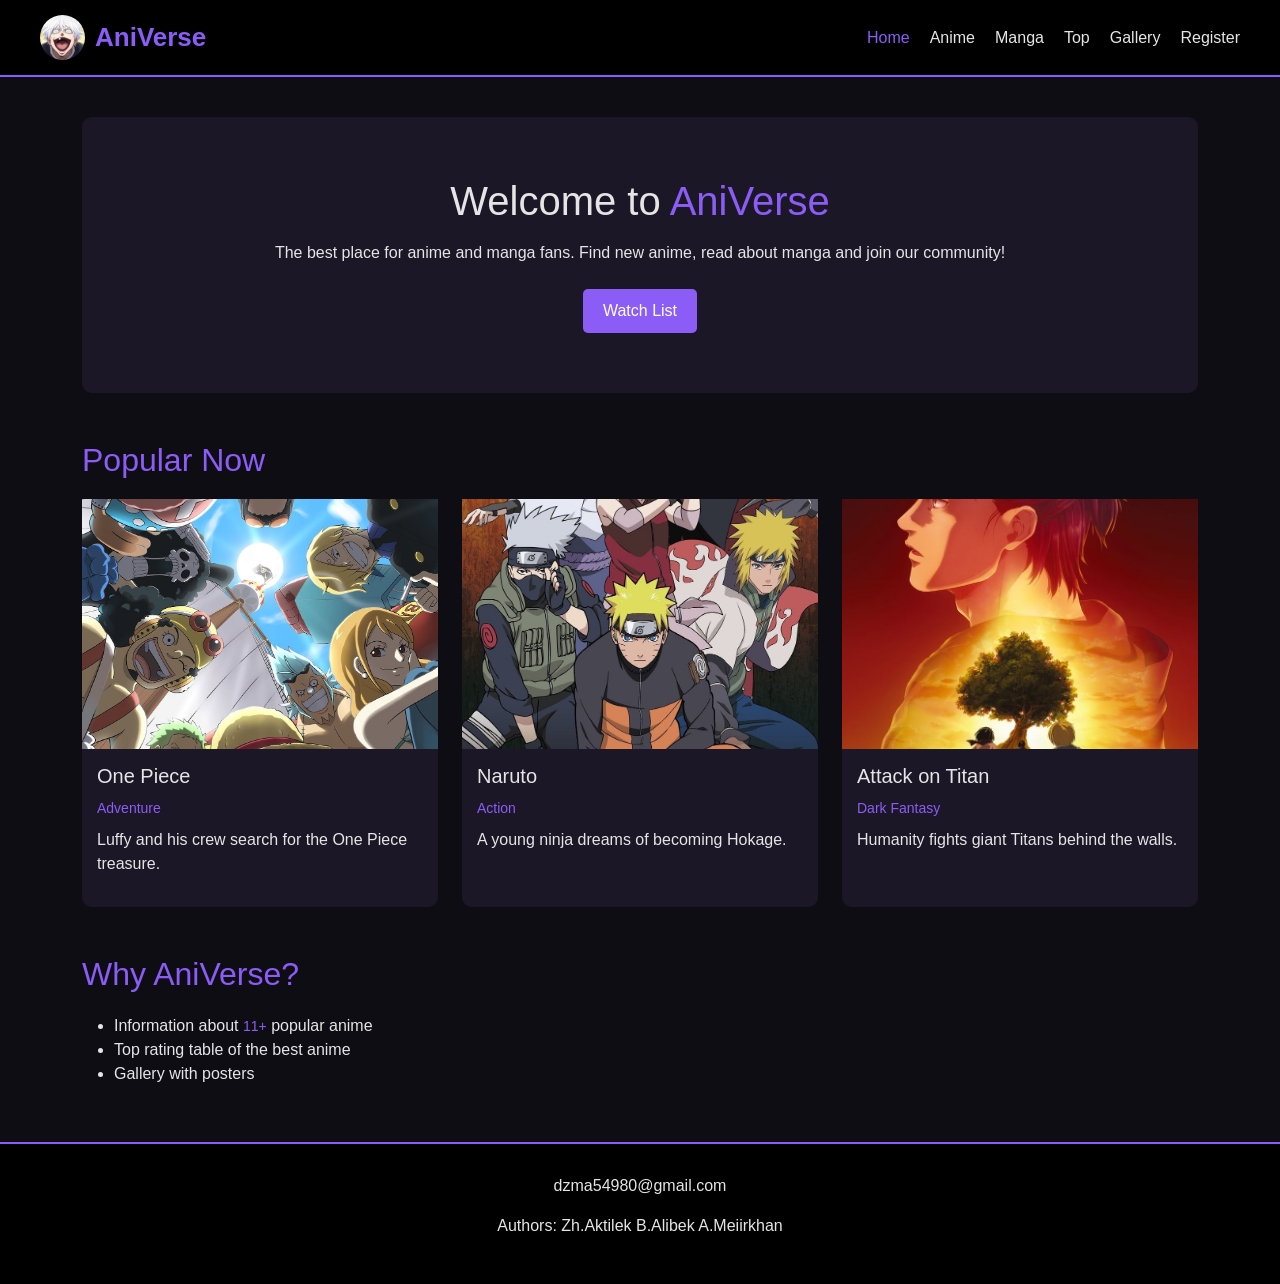
<file: index.html>
<!DOCTYPE html>
<html lang="en">
<head>
    <meta charset="UTF-8">
    <meta name="viewport" content="width=device-width, initial-scale=1.0">
    <title>AniVerse - Home</title>
    <link rel="stylesheet" href="https://cdn.jsdelivr.net/npm/bootstrap@5.3.3/dist/css/bootstrap.min.css">
    <link rel="stylesheet" href="css/style.css">
</head>
<body>

    <header class="header">
        <a href="index.html" class="logo">
            <img src="images/logo.jpg" alt="AniVerse logo">
            <span>AniVerse</span>
        </a>
        <nav class="nav">
            <a href="index.html" class="active">Home</a>
            <a href="anime.html">Anime</a>
            <a href="manga.html">Manga</a>
            <a href="top.html">Top</a>
            <a href="gallery.html">Gallery</a>
            <a href="register.html">Register</a>
        </nav>
    </header>

    <main>
        <div class="container">
            <section class="hero text-center mb-5">
                <h1>Welcome to <span class="title">AniVerse</span></h1>
                <p class="mt-3 mb-4">The best place for anime and manga fans. Find new anime, read about manga and join our community!</p>
                <a href="anime.html" class="btn-anime">Watch List</a>
            </section>

            <section>
                <h2 class="title">Popular Now</h2>
                <div class="row g-4">
                    <div class="col-12 col-md-6 col-lg-4">
                    <div class="anime-card">
                        <img src="images/one-piece.jpg" alt="One Piece">
                        <div class="info">
                            <h3 class="h5">One Piece</h3>
                            <span class="genre">Adventure</span>
                            <p class="mt-2">Luffy and his crew search for the One Piece treasure.</p>
                        </div>
                    </div>
                    </div>
                    <div class="col-12 col-md-6 col-lg-4">
                    <div class="anime-card">
                        <img src="images/naruto.jpg" alt="Naruto">
                        <div class="info">
                            <h3 class="h5">Naruto</h3>
                            <span class="genre">Action</span>
                            <p class="mt-2">A young ninja dreams of becoming Hokage.</p>
                        </div>
                    </div>
                    </div>
                    <div class="col-12 col-md-6 col-lg-4">
                    <div class="anime-card">
                        <img src="images/attack-on-titan.jpg" alt="Attack on Titan">
                        <div class="info">
                            <h3 class="h5">Attack on Titan</h3>
                            <span class="genre">Dark Fantasy</span>
                            <p class="mt-2">Humanity fights giant Titans behind the walls.</p>
                        </div>
                    </div>
                    </div>
                </div>
            </section>

            <section class="mt-5">
                <h2 class="title">Why AniVerse?</h2>
                <ul>
                    <li>Information about <span class="genre">11+</span> popular anime</li>
                    <li>Top rating table of the best anime</li>
                    <li>Gallery with posters</li>
                </ul>
            </section>
        </div>
    </main>

    <footer class="footer">
        <p>dzma54980@gmail.com</p>
        <p>Authors: Zh.Aktilek B.Alibek A.Meiirkhan</p>
    </footer>

    <script src="https://code.jquery.com/jquery-3.7.1.min.js"></script>
    <script src="js/script.js"></script>

</body>
</html>
</file>
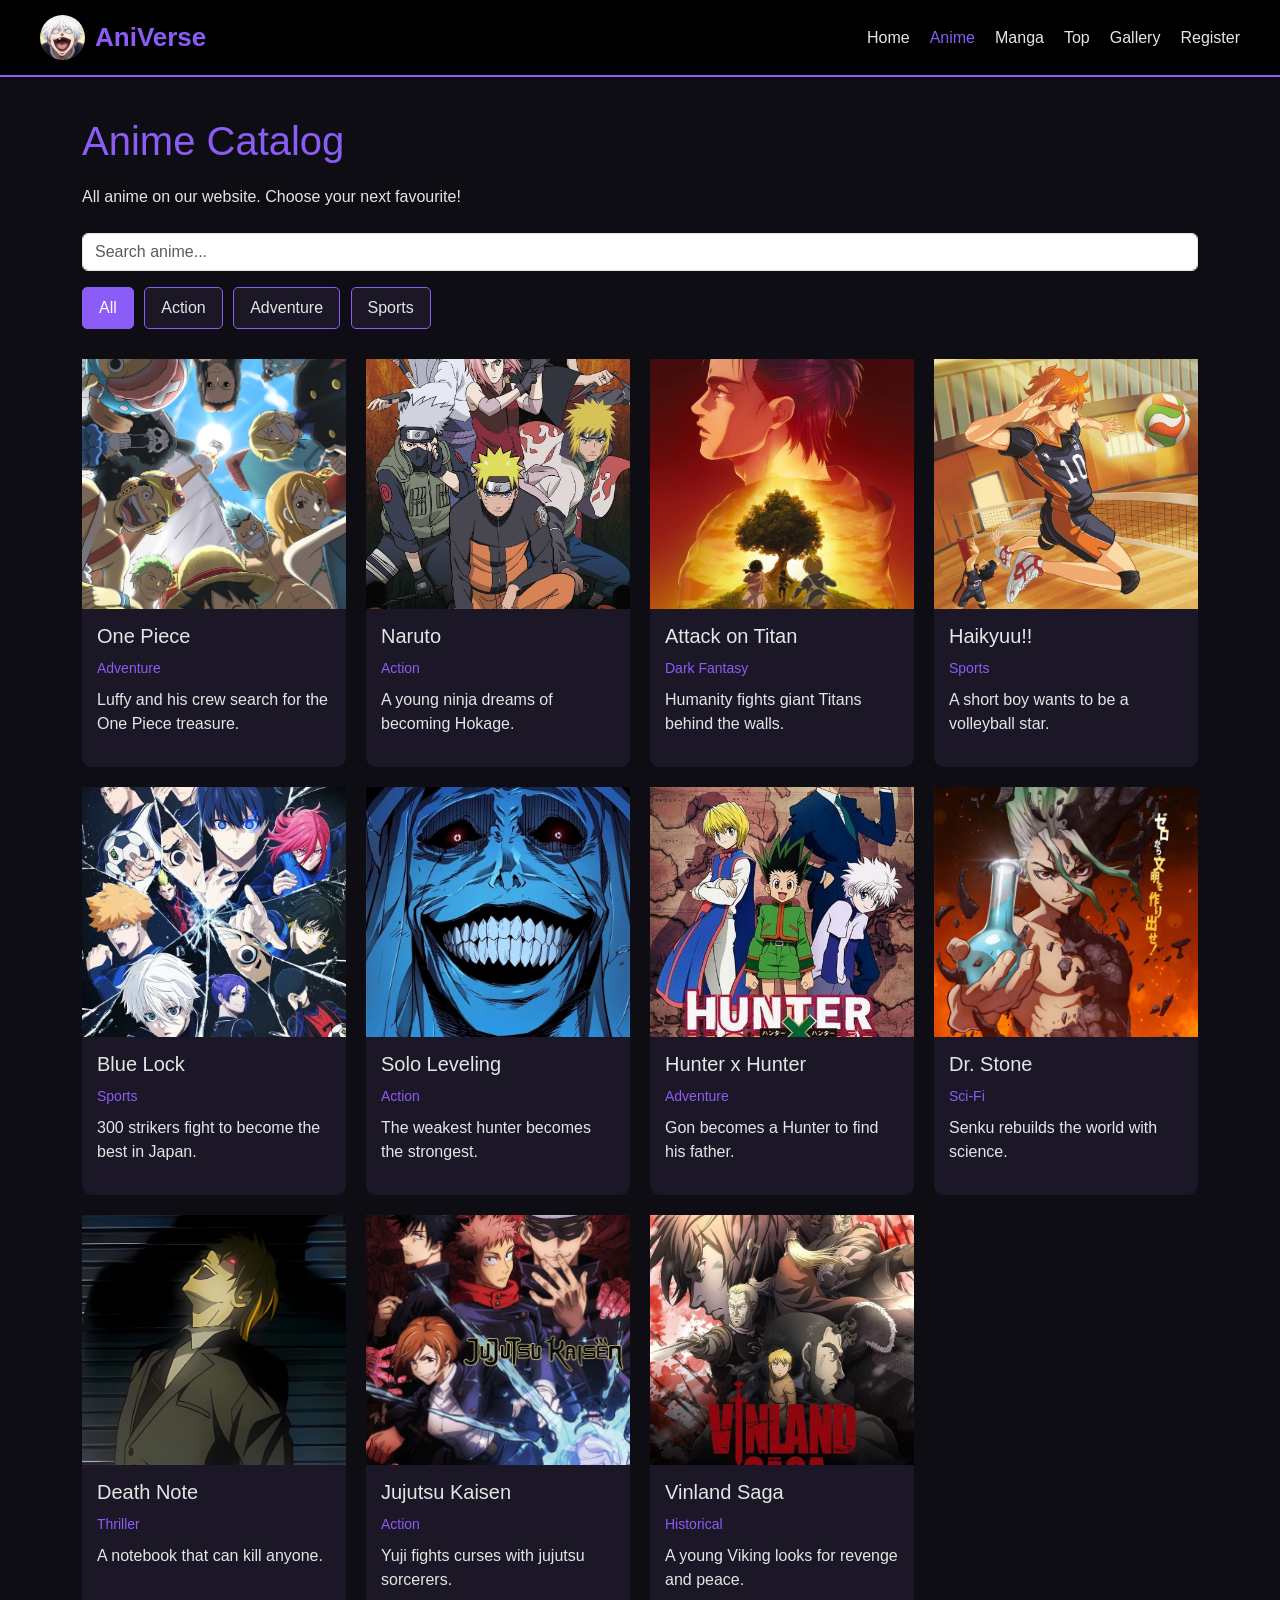
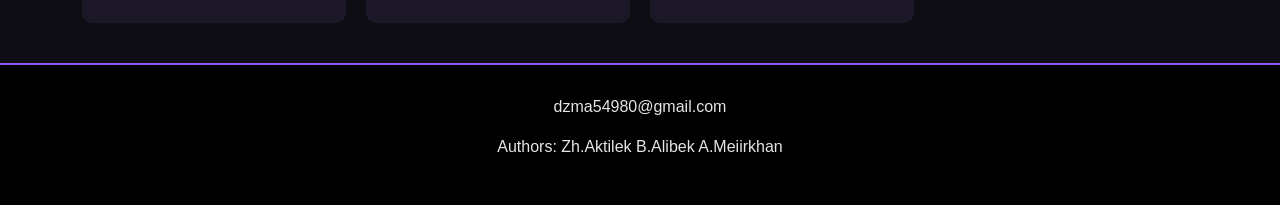
<file: anime.html>
<!DOCTYPE html>
<html lang="en">
<head>
    <meta charset="UTF-8">
    <meta name="viewport" content="width=device-width, initial-scale=1.0">
    <title>AniVerse - Anime</title>
    <link rel="stylesheet" href="https://cdn.jsdelivr.net/npm/bootstrap@5.3.3/dist/css/bootstrap.min.css">
    <link rel="stylesheet" href="css/style.css">
</head>
<body>

    <header class="header">
        <a href="index.html" class="logo">
            <img src="images/logo.jpg" alt="AniVerse logo">
            <span>AniVerse</span>
        </a>
        <nav class="nav">
            <a href="index.html">Home</a>
            <a href="anime.html" class="active">Anime</a>
            <a href="manga.html">Manga</a>
            <a href="top.html">Top</a>
            <a href="gallery.html">Gallery</a>
            <a href="register.html">Register</a>
        </nav>
    </header>

    <main>
        <div class="container">
            <h1 class="title">Anime Catalog</h1>
            <p class="mb-4">All anime on our website. Choose your next favourite!</p>

            <div class="search-box mb-4">
                <input type="text" id="searchInput" class="form-control mb-3" placeholder="Search anime...">
                <button class="filter-btn active" data-genre="All">All</button>
                <button class="filter-btn" data-genre="Action">Action</button>
                <button class="filter-btn" data-genre="Adventure">Adventure</button>
                <button class="filter-btn" data-genre="Sports">Sports</button>
            </div>
            <p id="noResults" class="no-results">No anime found.</p>


            <div class="anime-grid" id="animeList">
                    <div class="anime-card">
                    <img src="images/one-piece.jpg" alt="One Piece">
                    <div class="info">
                        <h3 class="h5">One Piece</h3>
                        <span class="genre">Adventure</span>
                        <p class="mt-2">Luffy and his crew search for the One Piece treasure.</p>
                    </div>
                </div>
                    <div class="anime-card">
                    <img src="images/naruto.jpg" alt="Naruto">
                    <div class="info">
                        <h3 class="h5">Naruto</h3>
                        <span class="genre">Action</span>
                        <p class="mt-2">A young ninja dreams of becoming Hokage.</p>
                    </div>
                </div>
                    <div class="anime-card">
                    <img src="images/attack-on-titan.jpg" alt="Attack on Titan">
                    <div class="info">
                        <h3 class="h5">Attack on Titan</h3>
                        <span class="genre">Dark Fantasy</span>
                        <p class="mt-2">Humanity fights giant Titans behind the walls.</p>
                    </div>
                </div>
                    <div class="anime-card">
                    <img src="images/haikyuu.jpg" alt="Haikyuu!!">
                    <div class="info">
                        <h3 class="h5">Haikyuu!!</h3>
                        <span class="genre">Sports</span>
                        <p class="mt-2">A short boy wants to be a volleyball star.</p>
                    </div>
                </div>
                    <div class="anime-card">
                    <img src="images/blue-lock.jpg" alt="Blue Lock">
                    <div class="info">
                        <h3 class="h5">Blue Lock</h3>
                        <span class="genre">Sports</span>
                        <p class="mt-2">300 strikers fight to become the best in Japan.</p>
                    </div>
                </div>
                    <div class="anime-card">
                    <img src="images/solo-leveling.jpg" alt="Solo Leveling">
                    <div class="info">
                        <h3 class="h5">Solo Leveling</h3>
                        <span class="genre">Action</span>
                        <p class="mt-2">The weakest hunter becomes the strongest.</p>
                    </div>
                </div>
                    <div class="anime-card">
                    <img src="images/hunter-x-hunter.jpg" alt="Hunter x Hunter">
                    <div class="info">
                        <h3 class="h5">Hunter x Hunter</h3>
                        <span class="genre">Adventure</span>
                        <p class="mt-2">Gon becomes a Hunter to find his father.</p>
                    </div>
                </div>
                    <div class="anime-card">
                    <img src="images/dr-stone.jpg" alt="Dr. Stone">
                    <div class="info">
                        <h3 class="h5">Dr. Stone</h3>
                        <span class="genre">Sci-Fi</span>
                        <p class="mt-2">Senku rebuilds the world with science.</p>
                    </div>
                </div>
                    <div class="anime-card">
                    <img src="images/death-note.jpg" alt="Death Note">
                    <div class="info">
                        <h3 class="h5">Death Note</h3>
                        <span class="genre">Thriller</span>
                        <p class="mt-2">A notebook that can kill anyone.</p>
                    </div>
                </div>
                    <div class="anime-card">
                    <img src="images/jujutsu-kaisen.jpg" alt="Jujutsu Kaisen">
                    <div class="info">
                        <h3 class="h5">Jujutsu Kaisen</h3>
                        <span class="genre">Action</span>
                        <p class="mt-2">Yuji fights curses with jujutsu sorcerers.</p>
                    </div>
                </div>
                    <div class="anime-card">
                    <img src="images/vinland-saga.jpg" alt="Vinland Saga">
                    <div class="info">
                        <h3 class="h5">Vinland Saga</h3>
                        <span class="genre">Historical</span>
                        <p class="mt-2">A young Viking looks for revenge and peace.</p>
                    </div>
                </div>
            </div>
        </div>
    </main>

    <footer class="footer">
        <p>dzma54980@gmail.com</p>
        <p>Authors: Zh.Aktilek B.Alibek A.Meiirkhan</p>
    </footer>

    <script src="https://code.jquery.com/jquery-3.7.1.min.js"></script>
    <script src="js/script.js"></script>

</body>
</html>
</file>
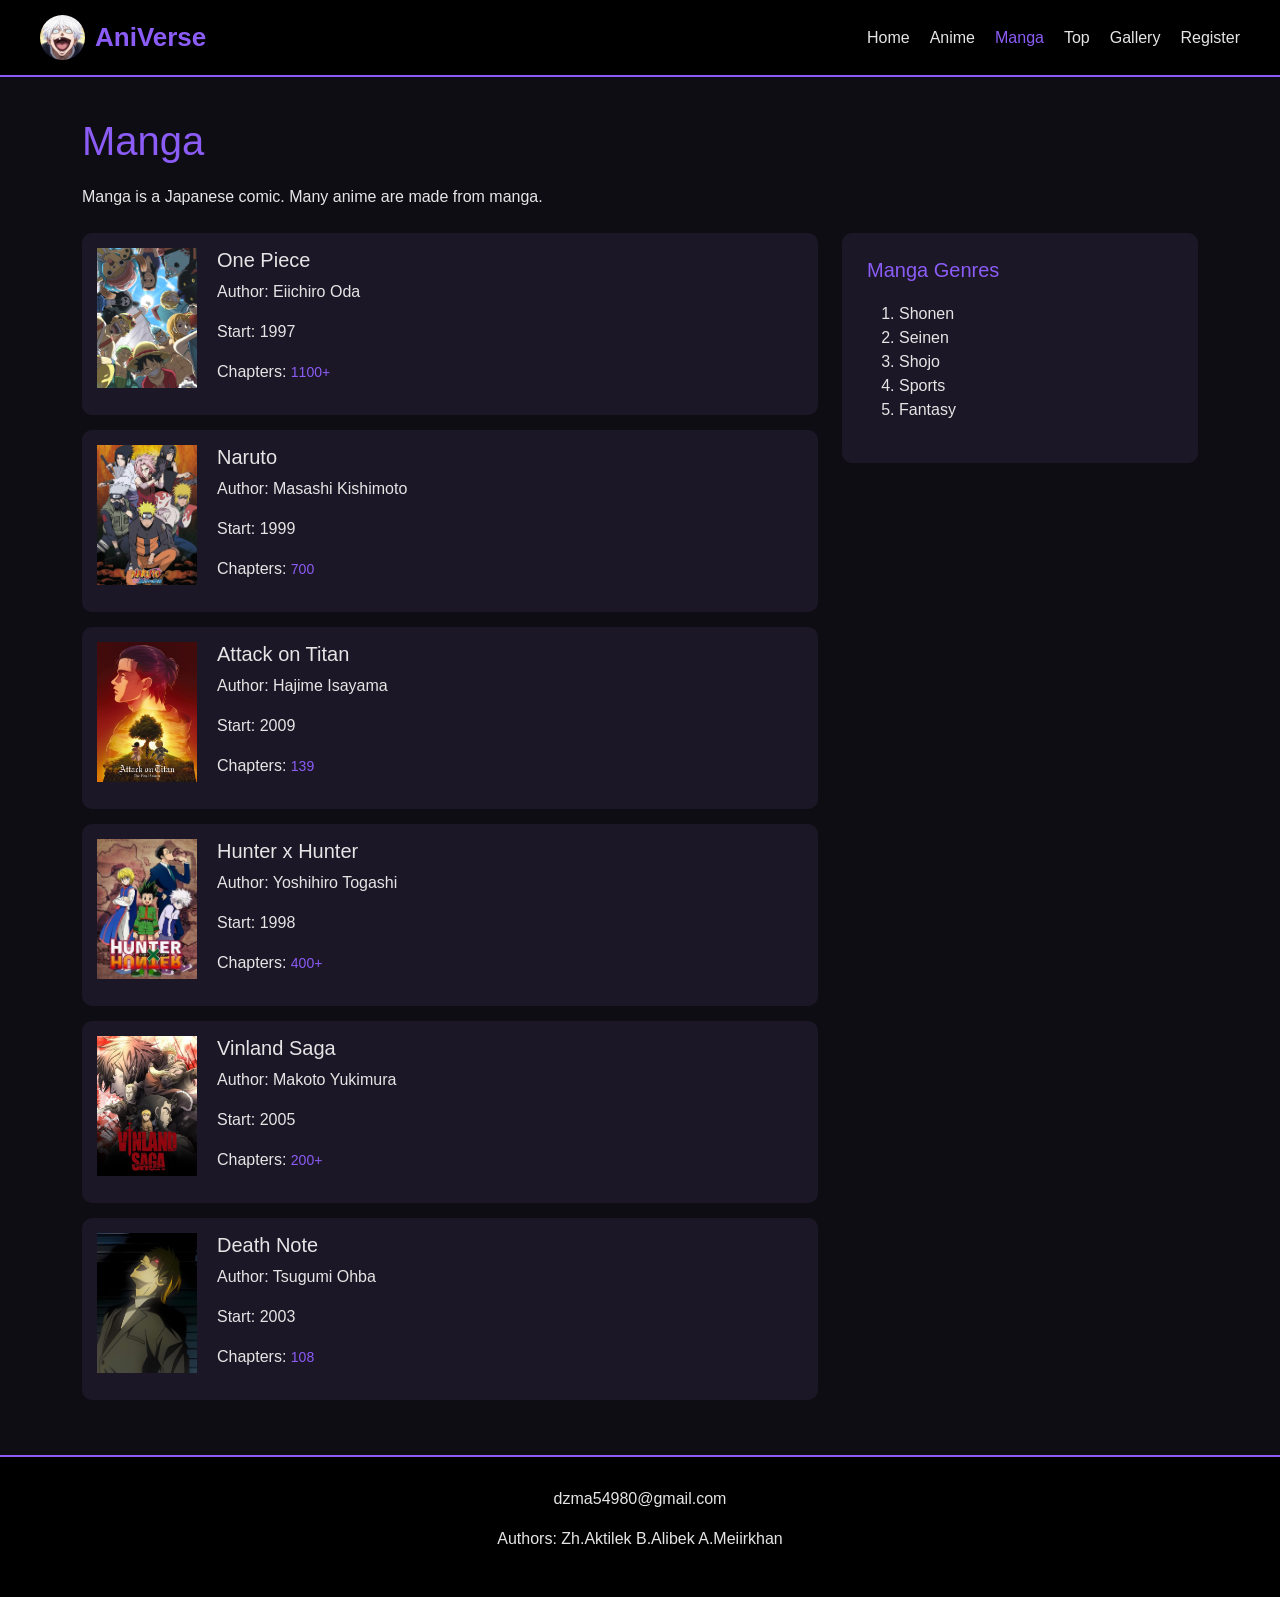
<file: manga.html>
<!DOCTYPE html>
<html lang="en">
<head>
    <meta charset="UTF-8">
    <meta name="viewport" content="width=device-width, initial-scale=1.0">
    <title>AniVerse - Manga</title>
    <link rel="stylesheet" href="https://cdn.jsdelivr.net/npm/bootstrap@5.3.3/dist/css/bootstrap.min.css">
    <link rel="stylesheet" href="css/style.css">
</head>
<body>

    <header class="header">
        <a href="index.html" class="logo">
            <img src="images/logo.jpg" alt="AniVerse logo">
            <span>AniVerse</span>
        </a>
        <nav class="nav">
            <a href="index.html">Home</a>
            <a href="anime.html">Anime</a>
            <a href="manga.html" class="active">Manga</a>
            <a href="top.html">Top</a>
            <a href="gallery.html">Gallery</a>
            <a href="register.html">Register</a>
        </nav>
    </header>

    <main>
        <div class="container">
            <h1 class="title">Manga</h1>
            <p class="mb-4">Manga is a Japanese comic. Many anime are made from manga.</p>

            <div class="row">
                <div class="col-12 col-lg-8">
                    <div class="manga-item">
                        <img src="images/one-piece.jpg" alt="One Piece">
                        <div>
                            <h3 class="h5">One Piece</h3>
                            <p>Author: Eiichiro Oda</p>
                            <p>Start: 1997</p>
                            <p>Chapters: <span class="genre">1100+</span></p>
                        </div>
                    </div>
                    <div class="manga-item">
                        <img src="images/naruto.jpg" alt="Naruto">
                        <div>
                            <h3 class="h5">Naruto</h3>
                            <p>Author: Masashi Kishimoto</p>
                            <p>Start: 1999</p>
                            <p>Chapters: <span class="genre">700</span></p>
                        </div>
                    </div>
                    <div class="manga-item">
                        <img src="images/attack-on-titan.jpg" alt="Attack on Titan">
                        <div>
                            <h3 class="h5">Attack on Titan</h3>
                            <p>Author: Hajime Isayama</p>
                            <p>Start: 2009</p>
                            <p>Chapters: <span class="genre">139</span></p>
                        </div>
                    </div>
                    <div class="manga-item">
                        <img src="images/hunter-x-hunter.jpg" alt="Hunter x Hunter">
                        <div>
                            <h3 class="h5">Hunter x Hunter</h3>
                            <p>Author: Yoshihiro Togashi</p>
                            <p>Start: 1998</p>
                            <p>Chapters: <span class="genre">400+</span></p>
                        </div>
                    </div>
                    <div class="manga-item">
                        <img src="images/vinland-saga.jpg" alt="Vinland Saga">
                        <div>
                            <h3 class="h5">Vinland Saga</h3>
                            <p>Author: Makoto Yukimura</p>
                            <p>Start: 2005</p>
                            <p>Chapters: <span class="genre">200+</span></p>
                        </div>
                    </div>
                    <div class="manga-item">
                        <img src="images/death-note.jpg" alt="Death Note">
                        <div>
                            <h3 class="h5">Death Note</h3>
                            <p>Author: Tsugumi Ohba</p>
                            <p>Start: 2003</p>
                            <p>Chapters: <span class="genre">108</span></p>
                        </div>
                    </div>
                </div>

                <div class="col-12 col-lg-4">
                    <div class="form-box">
                        <h3 class="h5 title">Manga Genres</h3>
                        <ol>
                            <li>Shonen</li>
                            <li>Seinen</li>
                            <li>Shojo</li>
                            <li>Sports</li>
                            <li>Fantasy</li>
                        </ol>
                    </div>
                </div>
            </div>
        </div>
    </main>

    <footer class="footer">
        <p>dzma54980@gmail.com</p>
        <p>Authors: Zh.Aktilek B.Alibek A.Meiirkhan</p>
    </footer>

    <script src="https://code.jquery.com/jquery-3.7.1.min.js"></script>
    <script src="js/script.js"></script>

</body>
</html>
</file>
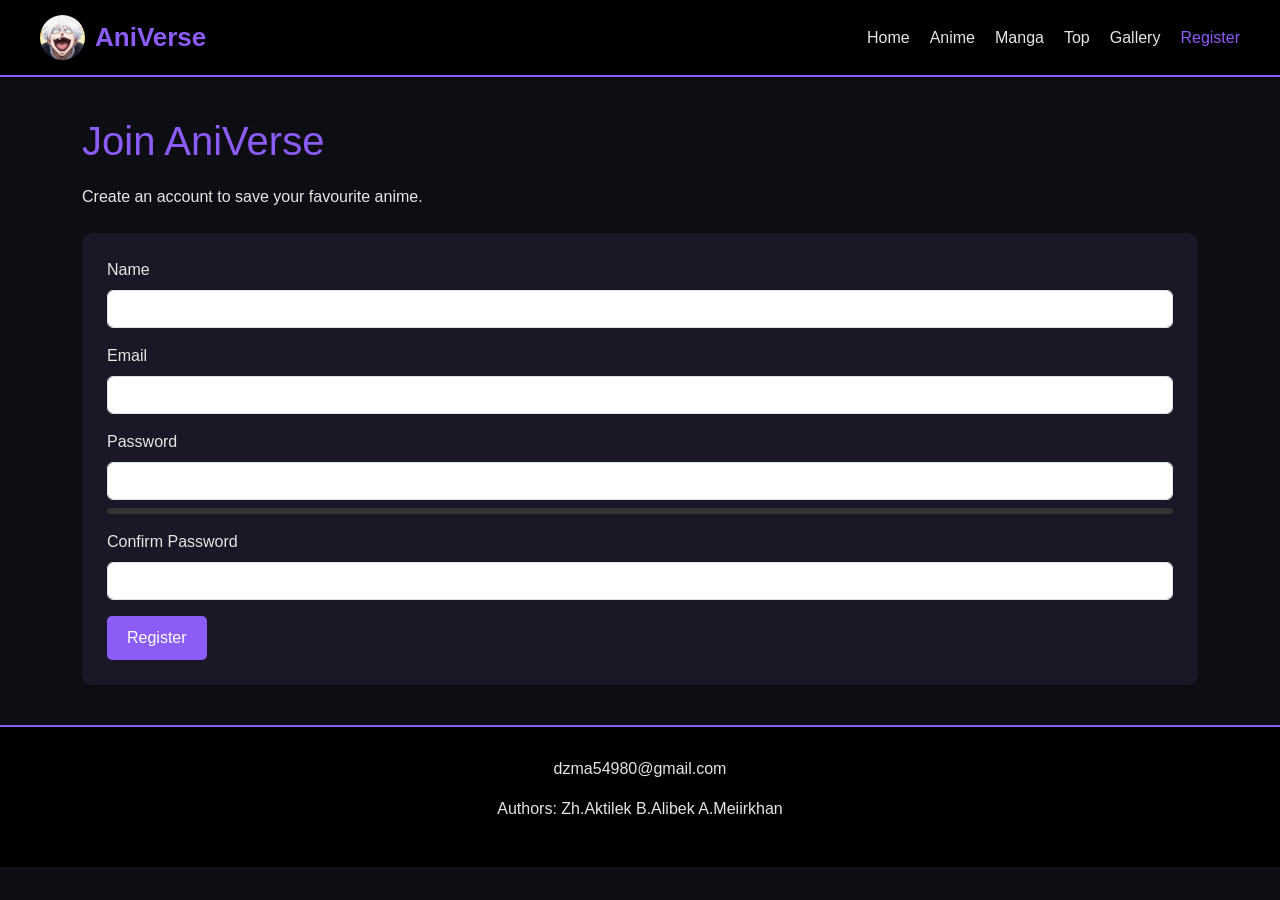
<file: register.html>
<!DOCTYPE html>
<html lang="en">
<head>
    <meta charset="UTF-8">
    <meta name="viewport" content="width=device-width, initial-scale=1.0">
    <title>AniVerse - Register</title>
    <link rel="stylesheet" href="https://cdn.jsdelivr.net/npm/bootstrap@5.3.3/dist/css/bootstrap.min.css">
    <link rel="stylesheet" href="css/style.css">
</head>
<body>

    <header class="header">
        <a href="index.html" class="logo">
            <img src="images/logo.jpg" alt="AniVerse logo">
            <span>AniVerse</span>
        </a>
        <nav class="nav">
            <a href="index.html">Home</a>
            <a href="anime.html">Anime</a>
            <a href="manga.html">Manga</a>
            <a href="top.html">Top</a>
            <a href="gallery.html">Gallery</a>
            <a href="register.html" class="active">Register</a>
        </nav>
    </header>

    <main>
        <div class="container">
            <h1 class="title">Join AniVerse</h1>
            <p class="mb-4">Create an account to save your favourite anime.</p>

            <form id="registerForm" class="form-box" novalidate>
                <div class="mb-3">
                    <label for="name" class="form-label">Name</label>
                    <input type="text" id="name" class="form-control">
                    <div class="invalid-feedback">Please enter your name.</div>
                </div>

                <div class="mb-3">
                    <label for="email" class="form-label">Email</label>
                    <input type="email" id="email" class="form-control">
                    <div class="invalid-feedback">Please enter a correct email, for example name@mail.com</div>
                </div>

                <div class="mb-3">
                    <label for="password" class="form-label">Password</label>
                    <input type="password" id="password" class="form-control">
                    <div class="invalid-feedback">Password must have at least 6 characters.</div>
                    <div class="strength-bar"><div id="strengthFill"></div></div>
                    <p id="strengthText" class="strength-text"></p>
                </div>

                <div class="mb-3">
                    <label for="confirm" class="form-label">Confirm Password</label>
                    <input type="password" id="confirm" class="form-control">
                    <div class="invalid-feedback">Passwords do not match.</div>
                </div>

                <button type="submit" class="btn-anime">Register</button>
            </form>

            <div id="formAlert" class="alert mt-4" style="display: none;"></div>
        </div>
    </main>

    <footer class="footer">
        <p>dzma54980@gmail.com</p>
        <p>Authors: Zh.Aktilek B.Alibek A.Meiirkhan</p>
    </footer>

    <script src="https://code.jquery.com/jquery-3.7.1.min.js"></script>
    <script src="js/script.js"></script>

</body>
</html>
</file>
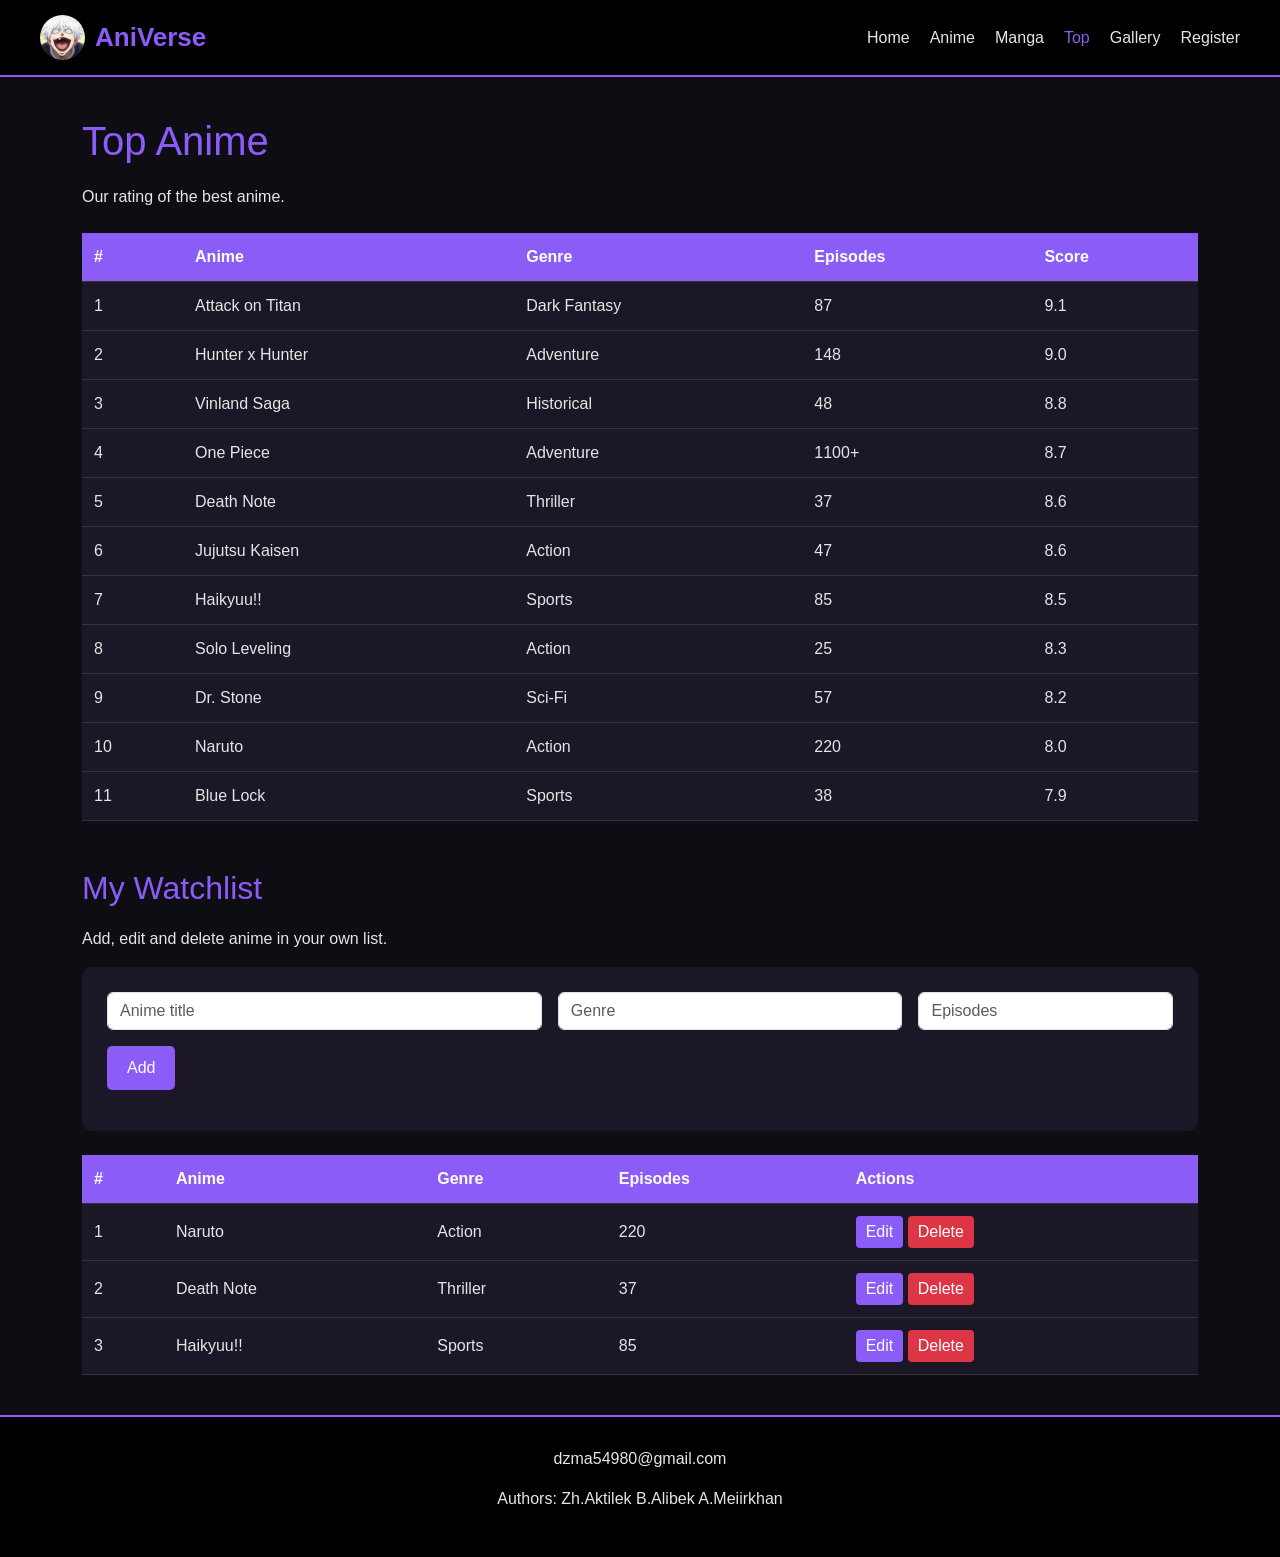
<file: top.html>
<!DOCTYPE html>
<html lang="en">
<head>
    <meta charset="UTF-8">
    <meta name="viewport" content="width=device-width, initial-scale=1.0">
    <title>AniVerse - Top</title>
    <link rel="stylesheet" href="https://cdn.jsdelivr.net/npm/bootstrap@5.3.3/dist/css/bootstrap.min.css">
    <link rel="stylesheet" href="css/style.css">
</head>
<body>

    <header class="header">
        <a href="index.html" class="logo">
            <img src="images/logo.jpg" alt="AniVerse logo">
            <span>AniVerse</span>
        </a>
        <nav class="nav">
            <a href="index.html">Home</a>
            <a href="anime.html">Anime</a>
            <a href="manga.html">Manga</a>
            <a href="top.html" class="active">Top</a>
            <a href="gallery.html">Gallery</a>
            <a href="register.html">Register</a>
        </nav>
    </header>

    <main>
        <div class="container">
            <h1 class="title">Top Anime</h1>
            <p class="mb-4">Our rating of the best anime.</p>

            <div class="table-responsive">
                <table class="top-table">
                    <thead>
                        <tr>
                            <th>#</th>
                            <th>Anime</th>
                            <th>Genre</th>
                            <th>Episodes</th>
                            <th>Score</th>
                        </tr>
                    </thead>
                    <tbody>
                        <tr>
                            <td>1</td>
                            <td>Attack on Titan</td>
                            <td>Dark Fantasy</td>
                            <td>87</td>
                            <td>9.1</td>
                        </tr>
                        <tr>
                            <td>2</td>
                            <td>Hunter x Hunter</td>
                            <td>Adventure</td>
                            <td>148</td>
                            <td>9.0</td>
                        </tr>
                        <tr>
                            <td>3</td>
                            <td>Vinland Saga</td>
                            <td>Historical</td>
                            <td>48</td>
                            <td>8.8</td>
                        </tr>
                        <tr>
                            <td>4</td>
                            <td>One Piece</td>
                            <td>Adventure</td>
                            <td>1100+</td>
                            <td>8.7</td>
                        </tr>
                        <tr>
                            <td>5</td>
                            <td>Death Note</td>
                            <td>Thriller</td>
                            <td>37</td>
                            <td>8.6</td>
                        </tr>
                        <tr>
                            <td>6</td>
                            <td>Jujutsu Kaisen</td>
                            <td>Action</td>
                            <td>47</td>
                            <td>8.6</td>
                        </tr>
                        <tr>
                            <td>7</td>
                            <td>Haikyuu!!</td>
                            <td>Sports</td>
                            <td>85</td>
                            <td>8.5</td>
                        </tr>
                        <tr>
                            <td>8</td>
                            <td>Solo Leveling</td>
                            <td>Action</td>
                            <td>25</td>
                            <td>8.3</td>
                        </tr>
                        <tr>
                            <td>9</td>
                            <td>Dr. Stone</td>
                            <td>Sci-Fi</td>
                            <td>57</td>
                            <td>8.2</td>
                        </tr>
                        <tr>
                            <td>10</td>
                            <td>Naruto</td>
                            <td>Action</td>
                            <td>220</td>
                            <td>8.0</td>
                        </tr>
                        <tr>
                            <td>11</td>
                            <td>Blue Lock</td>
                            <td>Sports</td>
                            <td>38</td>
                            <td>7.9</td>
                        </tr>
                    </tbody>
                </table>
            </div>

            <h2 class="title mt-5">My Watchlist</h2>
            <p class="mb-3">Add, edit and delete anime in your own list.</p>

            <form id="watchForm" class="form-box mb-4">
                <div class="row g-3">
                    <div class="col-12 col-md-5">
                        <input type="text" id="watchTitle" class="form-control" placeholder="Anime title">
                    </div>
                    <div class="col-12 col-md-4">
                        <input type="text" id="watchGenre" class="form-control" placeholder="Genre">
                    </div>
                    <div class="col-12 col-md-3">
                        <input type="number" id="watchEpisodes" class="form-control" placeholder="Episodes" min="1">
                    </div>
                </div>
                <button type="submit" id="saveBtn" class="btn-anime mt-3">Add</button>
                <p id="watchError" class="error-text mt-2"></p>
            </form>

            <div class="table-responsive">
                <table class="top-table">
                    <thead>
                        <tr>
                            <th>#</th>
                            <th>Anime</th>
                            <th>Genre</th>
                            <th>Episodes</th>
                            <th>Actions</th>
                        </tr>
                    </thead>
                    <tbody id="watchBody"></tbody>
                </table>
            </div>
        </div>
    </main>

    <footer class="footer">
        <p>dzma54980@gmail.com</p>
        <p>Authors: Zh.Aktilek B.Alibek A.Meiirkhan</p>
    </footer>

    <script src="https://code.jquery.com/jquery-3.7.1.min.js"></script>
    <script src="js/script.js"></script>

</body>
</html>
</file>
<file: css/style.css>
* {
    margin: 0;
    padding: 0;
    box-sizing: border-box;
}

body {
    font-family: Arial, sans-serif;
    background-color: #0f0d14;
    color: #e5e5e5;
}

a {
    color: #e5e5e5;
    text-decoration: none;
}

img {
    display: block;
    width: 100%;
}

h1 {
    font-size: 40px;
}

main {
    padding: 40px 0;
}

.title {
    color: #8b5cf6;
    margin-bottom: 20px;
}

.header {
    display: flex;
    justify-content: space-between;
    align-items: center;
    padding: 15px 40px;
    background-color: #000;
    border-bottom: 2px solid #8b5cf6;
}

.logo {
    display: flex;
    align-items: center;
    gap: 10px;
    font-size: 26px;
    font-weight: bold;
    color: #8b5cf6;
}

.logo img {
    width: 45px;
    height: 45px;
    border-radius: 50%;
    object-fit: cover;
}

.nav {
    display: flex;
    gap: 20px;
}

.nav a:hover {
    color: #8b5cf6;
}

.nav .active {
    color: #8b5cf6;
}

.btn-anime {
    display: inline-block;
    padding: 10px 20px;
    background-color: #8b5cf6;
    color: white;
    border: none;
    border-radius: 5px;
}

.btn-anime:hover {
    background-color: #6d28d9;
    color: white;
}

.hero {
    padding: 60px 20px;
    background-color: #1c1726;
    border-radius: 10px;
}

.anime-card {
    background-color: #1c1726;
    border-radius: 10px;
    height: 100%;
}

.anime-card:hover {
    box-shadow: 0 5px 15px rgba(139, 92, 246, 0.5);
}

.anime-card img {
    height: 250px;
    object-fit: cover;
}

.anime-card .info {
    padding: 15px;
}

.genre {
    color: #8b5cf6;
    font-size: 14px;
}

.anime-grid {
    display: grid;
    grid-template-columns: repeat(4, 1fr);
    gap: 20px;
}

.manga-item {
    display: flex;
    gap: 20px;
    padding: 15px;
    margin-bottom: 15px;
    background-color: #1c1726;
    border-radius: 10px;
}

.manga-item img {
    width: 100px;
    height: 140px;
    object-fit: cover;
}

.top-table {
    width: 100%;
    border-collapse: collapse;
}

.top-table th,
.top-table td {
    padding: 12px;
    text-align: left;
    border-bottom: 1px solid #333;
}

.top-table th {
    background-color: #8b5cf6;
    color: white;
}

.top-table td {
    background-color: #1c1726;
}

.gallery {
    display: grid;
    grid-template-columns: repeat(3, 1fr);
    gap: 15px;
}

.gallery-item {
    position: relative;
}

.gallery-item img {
    height: 300px;
    object-fit: cover;
    border-radius: 10px;
}

.caption {
    position: absolute;
    bottom: 0;
    left: 0;
    width: 100%;
    padding: 10px;
    background-color: rgba(0, 0, 0, 0.7);
    border-radius: 0 0 10px 10px;
    display: none;
}

.gallery-item:hover .caption {
    display: block;
}

.form-box {
    padding: 25px;
    background-color: #1c1726;
    border-radius: 10px;
}

.footer {
    padding: 30px 40px;
    background-color: #000;
    border-top: 2px solid #8b5cf6;
    text-align: center;
}

.filter-btn {
    padding: 8px 16px;
    margin: 0 6px 6px 0;
    background-color: #1c1726;
    color: #e5e5e5;
    border: 1px solid #8b5cf6;
    border-radius: 5px;
    cursor: pointer;
}

.filter-btn:hover,
.filter-btn.active {
    background-color: #8b5cf6;
    color: white;
}

.no-results {
    display: none;
    color: #8b5cf6;
}

.strength-bar {
    height: 6px;
    margin-top: 8px;
    background-color: #333;
    border-radius: 3px;
}

#strengthFill {
    width: 0;
    height: 6px;
    border-radius: 3px;
}

.strength-text {
    margin-top: 5px;
    font-size: 14px;
}

.error-text {
    color: #dc3545;
}

.edit-btn,
.delete-btn {
    padding: 4px 10px;
    border: none;
    border-radius: 4px;
    color: white;
    cursor: pointer;
}

.edit-btn {
    background-color: #8b5cf6;
}

.delete-btn {
    background-color: #dc3545;
}

.gallery-item img {
    cursor: pointer;
}

.lightbox {
    display: none;
    position: fixed;
    top: 0;
    left: 0;
    width: 100%;
    height: 100%;
    background-color: rgba(0, 0, 0, 0.9);
    z-index: 1000;
    text-align: center;
    padding-top: 60px;
}

.lightbox img {
    display: inline-block;
    width: auto;
    max-width: 80%;
    max-height: 75vh;
    border-radius: 10px;
}

.lightbox-caption {
    margin-top: 15px;
    font-size: 20px;
}

.lightbox-close {
    position: absolute;
    top: 15px;
    right: 30px;
    font-size: 40px;
    cursor: pointer;
}

.lightbox-arrow {
    position: absolute;
    top: 50%;
    font-size: 40px;
    cursor: pointer;
    padding: 10px;
}

.lightbox-arrow.left {
    left: 20px;
}

.lightbox-arrow.right {
    right: 20px;
}

.lightbox-close:hover,
.lightbox-arrow:hover {
    color: #8b5cf6;
}

@media (max-width: 992px) {
    h1 {
        font-size: 32px;
    }

    .anime-grid {
        grid-template-columns: repeat(2, 1fr);
    }

    .gallery {
        grid-template-columns: repeat(2, 1fr);
    }
}

@media (max-width: 576px) {
    h1 {
        font-size: 26px;
    }

    .header {
        flex-direction: column;
        gap: 10px;
        padding: 15px;
    }

    .nav {
        flex-wrap: wrap;
        justify-content: center;
        gap: 10px;
    }

    main {
        padding: 20px 0;
    }

    .anime-grid {
        grid-template-columns: 1fr;
    }

    .gallery {
        grid-template-columns: 1fr;
    }

    .hero {
        padding: 30px 15px;
    }

    .lightbox img {
        max-width: 90%;
    }

    .lightbox-arrow {
        font-size: 30px;
    }
}
</file>
